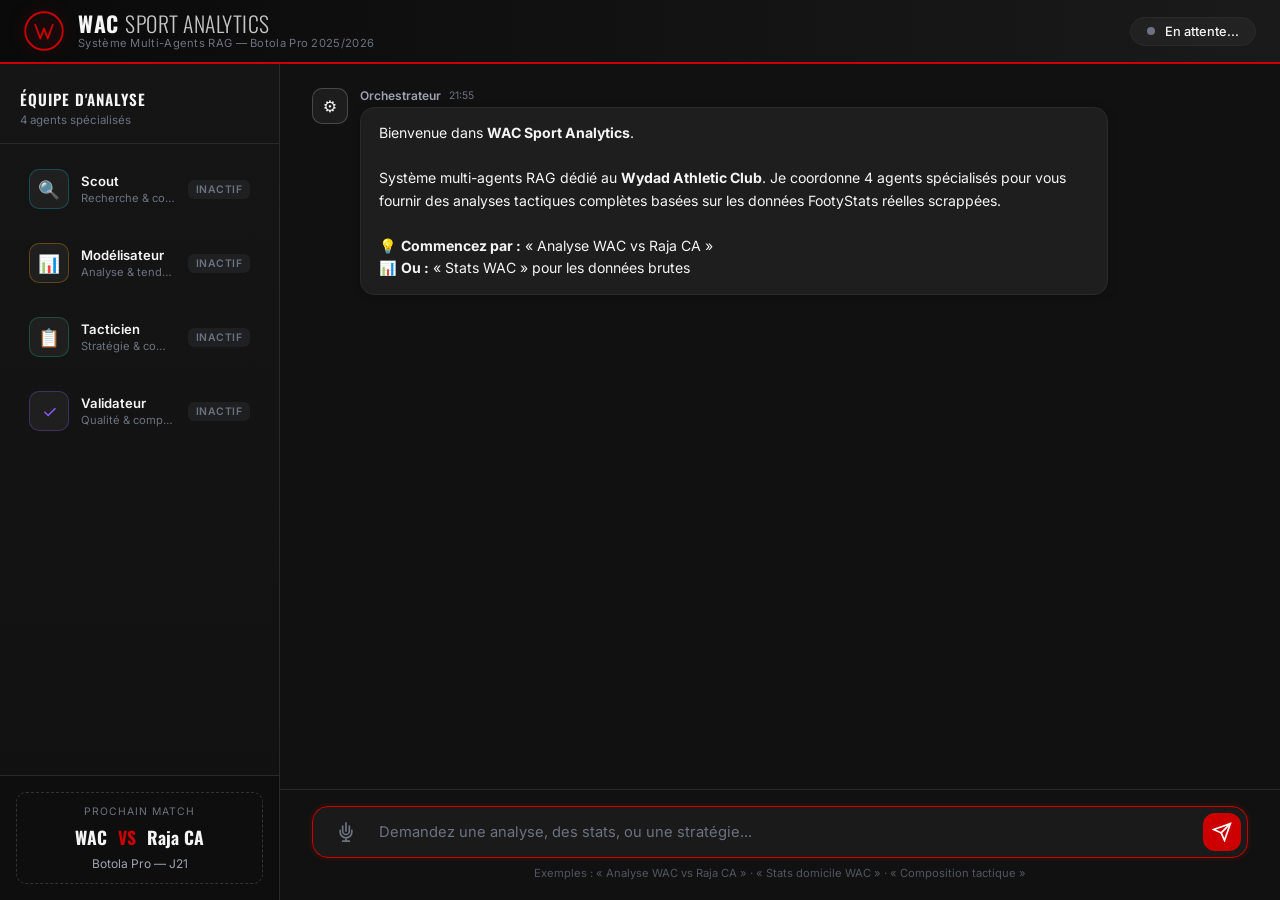
<file: frontend/index.html>
<!DOCTYPE html>
<html lang="fr">
<head>
  <meta charset="UTF-8">
  <meta name="viewport" content="width=device-width, initial-scale=1.0">
  <title>WAC Sport Analytics — Système Multi-Agents</title>
  <link rel="preconnect" href="https://fonts.googleapis.com">
  <link href="https://fonts.googleapis.com/css2?family=Inter:wght@300;400;500;600;700;800;900&family=Oswald:wght@500;600;700&display=swap" rel="stylesheet">
  <link rel="stylesheet" href="css/style.css">
</head>
<body>

  <div class="app">
    <!-- ============ NAVBAR ============ -->
    <nav class="navbar">
      <div class="navbar-brand">
        <div class="logo-wac">
          <svg viewBox="0 0 64 64" fill="none" xmlns="http://www.w3.org/2000/svg">
            <circle cx="32" cy="32" r="30" stroke="#CC0000" stroke-width="3"/>
            <path d="M18 22 L26 44 L32 28 L38 44 L46 22" stroke="#CC0000" stroke-width="3" stroke-linecap="round" stroke-linejoin="round" fill="none"/>
          </svg>
        </div>
        <div class="navbar-title">
          <h1>WAC <span>SPORT ANALYTICS</span></h1>
          <p>Système Multi-Agents RAG — Botola Pro 2025/2026</p>
        </div>
      </div>
      <div class="agent-active-indicator" id="activeAgentIndicator">
        <span class="dot"></span>
        <span class="label">En attente...</span>
      </div>
    </nav>

    <!-- ============ MAIN ============ -->
    <div class="main">
      <!-- ============ SIDEBAR ============ -->
      <aside class="sidebar">
        <div class="sidebar-header">
          <h2>Équipe d'Analyse</h2>
          <p>4 agents spécialisés</p>
        </div>
        <ul class="agents-list" id="agentsList">
          <!-- Rempli par JS -->
        </ul>
        <div class="sidebar-footer">
          <div class="match-info">
            <div class="match-label">Prochain Match</div>
            <div class="match-teams">WAC <span class="vs">VS</span> Raja CA</div>
            <div class="match-date">Botola Pro — J21</div>
          </div>
        </div>
      </aside>

      <!-- ============ CHAT AREA ============ -->
      <section class="chat-area">
        <!-- Bannière d'animation immersive -->
        <div class="animation-banner" id="animationBanner" hidden>
          <div class="animation-content">
            <div class="animation-label" id="animLabel">Scout en action</div>
            <div class="animation-stage" id="animStage">
              <!-- Animations CSS injectées ici -->
            </div>
            <div class="animation-progress">
              <div class="progress-track"><div class="progress-fill" id="animProgress"></div></div>
              <span class="progress-text" id="animText">Recherche des données...</span>
            </div>
          </div>
        </div>

        <!-- Messages -->
        <div class="chat-messages" id="chatMessages">
          <!-- Messages injectés par JS -->
        </div>

        <!-- Input -->
        <div class="chat-input-wrap">
          <div class="chat-input-area">
            <button class="btn-mic" title="Commande vocale" aria-label="Microphone">
              <svg width="20" height="20" viewBox="0 0 24 24" fill="none" stroke="currentColor" stroke-width="2" stroke-linecap="round"><path d="M12 1v10M8 5v6a4 4 0 008 0V5M5 10v2a7 7 0 0014 0v-2M12 19v4M8 23h8"/></svg>
            </button>
            <input
              type="text"
              id="chatInput"
              placeholder="Demandez une analyse, des stats, ou une stratégie..."
              autocomplete="off"
            />
            <button class="btn-send" id="btnSend" aria-label="Envoyer">
              <svg width="20" height="20" viewBox="0 0 24 24" fill="none" stroke="currentColor" stroke-width="2" stroke-linecap="round"><line x1="22" y1="2" x2="11" y2="13"/><polygon points="22 2 15 22 11 13 2 9 22 2"/></svg>
            </button>
          </div>
          <div class="input-hint">
            Exemples : « Analyse WAC vs Raja CA » · « Stats domicile WAC » · « Composition tactique »
          </div>
        </div>
      </section>
    </div>
  </div>

  <!-- ============ TEMPLATES ANIMATIONS ============ -->
  <template id="tmpl-scout">
    <div class="anim-scout">
      <div class="radar-wrap">
        <div class="radar-circle c1"></div>
        <div class="radar-circle c2"></div>
        <div class="radar-circle c3"></div>
        <div class="radar-sweep"></div>
        <div class="radar-dots">
          <span style="--x:20%;--y:30%;--d:0.2s"></span>
          <span style="--x:70%;--y:20%;--d:0.6s"></span>
          <span style="--x:50%;--y:60%;--d:1.0s"></span>
          <span style="--x:80%;--y:75%;--d:1.4s"></span>
          <span style="--x:30%;--y:80%;--d:1.8s"></span>
          <span style="--x:60%;--y:40%;--d:2.2s"></span>
        </div>
      </div>
      <div class="anim-title">Scan de la base FootyStats</div>
    </div>
  </template>

  <template id="tmpl-modelisateur">
    <div class="anim-modelisateur">
      <div class="data-viz">
        <div class="bar" style="--h:30%;--c:#06B6D4;--d:0s"><span>49%</span></div>
        <div class="bar" style="--h:55%;--c:#F59E0B;--d:0.15s"><span>61%</span></div>
        <div class="bar" style="--h:40%;--c:#10B981;--d:0.3s"><span>54%</span></div>
        <div class="bar" style="--h:75%;--c:#EC4899;--d:0.45s"><span>72%</span></div>
        <div class="bar" style="--h:60%;--c:#8B5CF6;--d:0.6s"><span>63%</span></div>
        <div class="bar" style="--h:45%;--c:#CC0000;--d:0.75s"><span>58%</span></div>
      </div>
      <div class="spark-line">
        <svg viewBox="0 0 200 60" preserveAspectRatio="none">
          <polyline points="0,50 30,35 60,42 90,20 120,28 150,15 180,22 200,10" fill="none" stroke="#CC0000" stroke-width="2" stroke-linecap="round" stroke-linejoin="round"/>
          <polyline points="0,55 30,45 60,48 90,38 120,42 150,35 180,38 200,32" fill="none" stroke="#CC000055" stroke-width="1.5" stroke-linecap="round" stroke-linejoin="round"/>
        </svg>
      </div>
      <div class="anim-title">Modélisation des tendances</div>
    </div>
  </template>

  <template id="tmpl-tacticien">
    <div class="anim-tacticien">
      <div class="pitch">
        <div class="pitch-lines">
          <div class="halfway"></div>
          <div class="center-circle"></div>
          <div class="penalty-left"></div>
          <div class="penalty-right"></div>
        </div>
        <div class="players">
          <span class="player gk" style="--x:5%;--y:50%">1</span>
          <span class="player" style="--x:22%;--y:15%">2</span>
          <span class="player" style="--x:22%;--y:38%">4</span>
          <span class="player" style="--x:22%;--y:62%">5</span>
          <span class="player" style="--x:22%;--y:85%">3</span>
          <span class="player" style="--x:40%;--y:25%">6</span>
          <span class="player" style="--x:40%;--y:50%">8</span>
          <span class="player" style="--x:40%;--y:75%">10</span>
          <span class="player" style="--x:58%;--y:20%">7</span>
          <span class="player" style="--x:58%;--y:50%">9</span>
          <span class="player" style="--x:58%;--y:80%">11</span>
        </div>
        <div class="arrows">
          <svg viewBox="0 0 300 180"><defs><marker id="arr" markerWidth="6" markerHeight="6" refX="5" refY="3" orient="auto"><path d="M0,0 L6,3 L0,6 Z" fill="#CC0000"/></marker></defs>
            <path d="M 75 140 Q 110 120 120 90" fill="none" stroke="#CC0000" stroke-width="2" stroke-dasharray="200" stroke-dashoffset="200" marker-end="url(#arr)" class="arrow-path"/>
            <path d="M 120 90 Q 150 60 180 40" fill="none" stroke="#CC0000" stroke-width="2" stroke-dasharray="200" stroke-dashoffset="200" marker-end="url(#arr)" class="arrow-path" style="animation-delay:0.6s"/>
            <path d="M 180 40 L 230 30" fill="none" stroke="#CC0000" stroke-width="2" stroke-dasharray="200" stroke-dashoffset="200" marker-end="url(#arr)" class="arrow-path" style="animation-delay:1.2s"/>
          </svg>
        </div>
      </div>
      <div class="anim-title">Élaboration de la stratégie 4-3-3</div>
    </div>
  </template>

  <template id="tmpl-validateur">
    <div class="anim-validateur">
      <div class="stamp-wrap">
        <div class="stamp-ring">
          <svg viewBox="0 0 120 120">
            <circle cx="60" cy="60" r="54" fill="none" stroke="#CC0000" stroke-width="3" stroke-dasharray="339" stroke-dashoffset="339" class="stamp-circle"/>
            <circle cx="60" cy="60" r="46" fill="none" stroke="#CC000044" stroke-width="1"/>
          </svg>
        </div>
        <div class="stamp-check">
          <svg viewBox="0 0 64 64">
            <path d="M14 32 L26 44 L50 18" fill="none" stroke="#10B981" stroke-width="5" stroke-linecap="round" stroke-linejoin="round" stroke-dasharray="60" stroke-dashoffset="60" class="check-path"/>
          </svg>
        </div>
        <div class="stamp-text">VALIDÉ</div>
      </div>
      <div class="paper-lines">
        <div class="pline" style="--w:80%;--d:0.8s"></div>
        <div class="pline" style="--w:60%;--d:1.0s"></div>
        <div class="pline" style="--w:90%;--d:1.2s"></div>
        <div class="pline" style="--w:50%;--d:1.4s"></div>
      </div>
      <div class="anim-title">Validation et compilation du rapport</div>
    </div>
  </template>

  <template id="tmpl-orchestrateur">
    <div class="anim-orchestrateur">
      <div class="gear-system">
        <div class="gear g1"></div>
        <div class="gear g2"></div>
        <div class="gear g3"></div>
      </div>
      <div class="anim-title">Coordination des agents</div>
    </div>
  </template>

  <script src="js/app.js"></script>
</body>
</html>
</file>
<file: frontend/css/style.css>
:root {
  --wac-red: #CC0000;
  --wac-red-dark: #990000;
  --wac-red-light: #FF3333;
  --bg: #111111;
  --bg-elev: #1A1A1A;
  --bg-card: #1E1E1E;
  --border: #2A2A2A;
  --border-light: #333333;
  --text: #F5F5F5;
  --text-secondary: #9CA3AF;
  --text-muted: #6B7280;
  --accent-scout: #06B6D4;
  --accent-model: #F59E0B;
  --accent-tact: #10B981;
  --accent-valid: #8B5CF6;
  --accent-user: #CC0000;
  --accent-orch: #FFFFFF;
}

* { margin: 0; padding: 0; box-sizing: border-box; }

html, body {
  height: 100%;
  background: var(--bg);
  color: var(--text);
  font-family: 'Inter', system-ui, -apple-system, sans-serif;
  overflow: hidden;
}

.app {
  display: flex;
  flex-direction: column;
  height: 100vh;
  width: 100vw;
}

/* ============ NAVBAR ============ */
.navbar {
  height: 64px;
  background: linear-gradient(90deg, #0a0a0a 0%, #1a1a1a 100%);
  border-bottom: 2px solid var(--wac-red);
  display: flex;
  align-items: center;
  justify-content: space-between;
  padding: 0 24px;
  flex-shrink: 0;
  position: relative;
  z-index: 50;
}

.navbar-brand {
  display: flex;
  align-items: center;
  gap: 14px;
}

.logo-wac {
  width: 40px;
  height: 40px;
  filter: drop-shadow(0 0 8px rgba(204,0,0,0.4));
}

.logo-wac svg { width: 100%; height: 100%; }

.navbar-title h1 {
  font-family: 'Oswald', sans-serif;
  font-size: 1.35rem;
  font-weight: 700;
  letter-spacing: 0.5px;
  line-height: 1.1;
}

.navbar-title h1 span {
  font-weight: 300;
  opacity: 0.8;
}

.navbar-title p {
  font-size: 0.7rem;
  color: var(--text-muted);
  margin-top: 1px;
  letter-spacing: 0.3px;
}

.agent-active-indicator {
  display: flex;
  align-items: center;
  gap: 10px;
  background: rgba(255,255,255,0.04);
  border: 1px solid var(--border);
  border-radius: 999px;
  padding: 6px 16px;
  font-size: 0.8rem;
  font-weight: 500;
  transition: all 0.3s ease;
}

.agent-active-indicator.active {
  border-color: var(--wac-red);
  background: rgba(204,0,0,0.08);
}

.agent-active-indicator .dot {
  width: 8px;
  height: 8px;
  border-radius: 50%;
  background: var(--text-muted);
  transition: background 0.3s ease;
}

.agent-active-indicator.active .dot {
  background: var(--wac-red);
  box-shadow: 0 0 8px var(--wac-red);
  animation: pulse-dot 1.5s infinite;
}

@keyframes pulse-dot {
  0%, 100% { opacity: 1; transform: scale(1); }
  50% { opacity: 0.6; transform: scale(1.3); }
}

/* ============ MAIN LAYOUT ============ */
.main {
  display: flex;
  flex: 1;
  overflow: hidden;
}

/* ============ SIDEBAR ============ */
.sidebar {
  width: 280px;
  background: linear-gradient(180deg, #151515 0%, #111111 100%);
  border-right: 1px solid var(--border);
  display: flex;
  flex-direction: column;
  flex-shrink: 0;
}

.sidebar-header {
  padding: 24px 20px 16px;
  border-bottom: 1px solid var(--border);
}

.sidebar-header h2 {
  font-family: 'Oswald', sans-serif;
  font-size: 0.95rem;
  font-weight: 600;
  text-transform: uppercase;
  letter-spacing: 1px;
  color: var(--text);
}

.sidebar-header p {
  font-size: 0.72rem;
  color: var(--text-muted);
  margin-top: 3px;
}

.agents-list {
  list-style: none;
  padding: 12px 14px;
  flex: 1;
  overflow-y: auto;
}

.agent-item {
  display: flex;
  align-items: center;
  gap: 12px;
  padding: 12px 14px;
  border-radius: 12px;
  margin-bottom: 8px;
  cursor: default;
  transition: all 0.25s ease;
  border: 1px solid transparent;
  position: relative;
  overflow: hidden;
}

.agent-item::before {
  content: '';
  position: absolute;
  left: 0;
  top: 0;
  bottom: 0;
  width: 3px;
  border-radius: 0 2px 2px 0;
  opacity: 0;
  transition: opacity 0.3s ease;
}

.agent-item:hover { background: rgba(255,255,255,0.03); }

.agent-item.active {
  background: rgba(255,255,255,0.05);
  border-color: var(--border-light);
}

.agent-item.active::before { opacity: 1; }

.agent-item.agent-scout::before { background: var(--accent-scout); }
.agent-item.agent-modelisateur::before { background: var(--accent-model); }
.agent-item.agent-tacticien::before { background: var(--accent-tact); }
.agent-item.agent-validateur::before { background: var(--accent-valid); }

.agent-icon {
  width: 40px;
  height: 40px;
  border-radius: 10px;
  display: flex;
  align-items: center;
  justify-content: center;
  font-size: 1.1rem;
  flex-shrink: 0;
  background: rgba(255,255,255,0.05);
  border: 1px solid var(--border);
}

.agent-scout .agent-icon { border-color: rgba(6,182,212,0.3); color: var(--accent-scout); }
.agent-modelisateur .agent-icon { border-color: rgba(245,158,11,0.3); color: var(--accent-model); }
.agent-tacticien .agent-icon { border-color: rgba(16,185,129,0.3); color: var(--accent-tact); }
.agent-validateur .agent-icon { border-color: rgba(139,92,246,0.3); color: var(--accent-valid); }

.agent-info { flex: 1; min-width: 0; }
.agent-name {
  font-size: 0.82rem;
  font-weight: 600;
  color: var(--text);
  display: flex;
  align-items: center;
  gap: 6px;
}
.agent-role {
  font-size: 0.7rem;
  color: var(--text-muted);
  margin-top: 2px;
  white-space: nowrap;
  overflow: hidden;
  text-overflow: ellipsis;
}

.agent-status {
  font-size: 0.65rem;
  font-weight: 600;
  text-transform: uppercase;
  letter-spacing: 0.5px;
  padding: 3px 8px;
  border-radius: 6px;
  white-space: nowrap;
}

.status-idle { background: rgba(107,114,128,0.12); color: var(--text-muted); }
.status-working { background: rgba(204,0,0,0.15); color: var(--wac-red-light); }
.status-done { background: rgba(16,185,129,0.12); color: #34D399; }

.agent-progress {
  position: absolute;
  bottom: 0;
  left: 0;
  right: 0;
  height: 2px;
  background: transparent;
}

.agent-progress .fill {
  height: 100%;
  width: 0%;
  transition: width 0.4s ease;
}

.agent-scout .fill { background: var(--accent-scout); }
.agent-modelisateur .fill { background: var(--accent-model); }
.agent-tacticien .fill { background: var(--accent-tact); }
.agent-validateur .fill { background: var(--accent-valid); }

.sidebar-footer {
  padding: 16px;
  border-top: 1px solid var(--border);
  background: rgba(0,0,0,0.2);
}

.match-info {
  text-align: center;
  padding: 12px;
  border: 1px dashed var(--border-light);
  border-radius: 10px;
}

.match-label {
  font-size: 0.65rem;
  text-transform: uppercase;
  letter-spacing: 1px;
  color: var(--text-muted);
}

.match-teams {
  font-family: 'Oswald', sans-serif;
  font-size: 1.1rem;
  font-weight: 700;
  margin: 6px 0;
  color: var(--text);
}

.match-teams .vs { color: var(--wac-red); margin: 0 6px; }

.match-date { font-size: 0.75rem; color: var(--text-secondary); }

/* ============ CHAT AREA ============ */
.chat-area {
  flex: 1;
  display: flex;
  flex-direction: column;
  background: var(--bg);
  position: relative;
}

/* Animation Banner */
.animation-banner {
  background: linear-gradient(180deg, rgba(26,26,26,0.98) 0%, rgba(17,17,17,0.95) 100%);
  border-bottom: 1px solid var(--border);
  padding: 20px 28px;
  animation: slideDown 0.5s cubic-bezier(0.16, 1, 0.3, 1);
  backdrop-filter: blur(10px);
}

.animation-banner[hidden] { display: none; }

@keyframes slideDown {
  from { opacity: 0; transform: translateY(-20px); }
  to { opacity: 1; transform: translateY(0); }
}

.animation-content {
  display: flex;
  align-items: center;
  gap: 28px;
}

.animation-label {
  font-family: 'Oswald', sans-serif;
  font-size: 0.85rem;
  font-weight: 600;
  text-transform: uppercase;
  letter-spacing: 1.5px;
  color: var(--wac-red);
  flex-shrink: 0;
  min-width: 140px;
}

.animation-stage {
  flex: 1;
  min-height: 100px;
  display: flex;
  flex-direction: column;
  align-items: center;
  justify-content: center;
  position: relative;
}

.animation-progress {
  flex-shrink: 0;
  width: 200px;
}

.progress-track {
  height: 4px;
  background: var(--border);
  border-radius: 2px;
  overflow: hidden;
  margin-bottom: 8px;
}

.progress-fill {
  height: 100%;
  width: 0%;
  background: var(--wac-red);
  border-radius: 2px;
  transition: width 0.3s ease;
  box-shadow: 0 0 8px rgba(204,0,0,0.4);
}

.progress-text {
  font-size: 0.72rem;
  color: var(--text-muted);
  display: block;
  text-align: right;
}

.anim-title {
  font-size: 0.7rem;
  color: var(--text-muted);
  margin-top: 10px;
  text-align: center;
  letter-spacing: 0.5px;
}

/* ============ ANIMATION : SCOUT (RADAR) ============ */
.radar-wrap {
  width: 120px;
  height: 120px;
  position: relative;
}

.radar-circle {
  position: absolute;
  top: 50%;
  left: 50%;
  transform: translate(-50%, -50%);
  border: 1px solid rgba(6,182,212,0.15);
  border-radius: 50%;
}

.radar-circle.c1 { width: 100%; height: 100%; animation: radar-pulse 3s infinite; }
.radar-circle.c2 { width: 66%; height: 66%; animation: radar-pulse 3s infinite 0.5s; }
.radar-circle.c3 { width: 33%; height: 33%; animation: radar-pulse 3s infinite 1s; }

@keyframes radar-pulse {
  0% { transform: translate(-50%,-50%) scale(0.8); opacity: 0; }
  50% { opacity: 1; }
  100% { transform: translate(-50%,-50%) scale(1.2); opacity: 0; }
}

.radar-sweep {
  position: absolute;
  top: 50%;
  left: 50%;
  width: 50%;
  height: 50%;
  background: conic-gradient(from 0deg, transparent 0deg, rgba(6,182,212,0.25) 60deg, transparent 61deg);
  transform-origin: top left;
  animation: radar-sweep 2s linear infinite;
  border-radius: 0 0 100% 0;
}

@keyframes radar-sweep {
  from { transform: rotate(0deg); }
  to { transform: rotate(360deg); }
}

.radar-dots span {
  position: absolute;
  left: var(--x);
  top: var(--y);
  width: 6px;
  height: 6px;
  background: var(--accent-scout);
  border-radius: 50%;
  box-shadow: 0 0 8px var(--accent-scout);
  animation: dot-blink 2s infinite;
  animation-delay: var(--d);
  opacity: 0;
}

@keyframes dot-blink {
  0%, 100% { opacity: 0; transform: scale(0); }
  50% { opacity: 1; transform: scale(1); }
}

/* ============ ANIMATION : MODELISATEUR (DATA VIZ) ============ */
.data-viz {
  display: flex;
  align-items: flex-end;
  gap: 8px;
  height: 70px;
  padding: 0 20px;
}

.data-viz .bar {
  width: 22px;
  height: var(--h);
  background: linear-gradient(180deg, var(--c) 0%, transparent 120%);
  border-radius: 3px 3px 0 0;
  opacity: 0.8;
  position: relative;
  animation: bar-grow 1.2s ease-out forwards;
  animation-delay: var(--d);
  transform-origin: bottom;
  transform: scaleY(0);
}

@keyframes bar-grow {
  to { transform: scaleY(1); }
}

.data-viz .bar span {
  position: absolute;
  bottom: calc(100% + 4px);
  left: 50%;
  transform: translateX(-50%);
  font-size: 0.6rem;
  font-weight: 700;
  color: var(--c);
  opacity: 0;
  animation: fade-in 0.5s ease forwards;
  animation-delay: calc(var(--d) + 0.8s);
}

@keyframes fade-in { to { opacity: 1; } }

.spark-line {
  width: 160px;
  height: 40px;
  margin-top: 8px;
}

.spark-line svg { width: 100%; height: 100%; }
.spark-line polyline {
  animation: draw-line 1.5s ease forwards;
  stroke-dasharray: 300;
  stroke-dashoffset: 300;
}

@keyframes draw-line {
  to { stroke-dashoffset: 0; }
}

/* ============ ANIMATION : TACTICIEN (PITCH) ============ */
.pitch {
  width: 260px;
  height: 150px;
  background: linear-gradient(180deg, #1a3a1a 0%, #143314 100%);
  border: 2px solid rgba(255,255,255,0.15);
  border-radius: 6px;
  position: relative;
  overflow: hidden;
  animation: pitch-reveal 0.6s ease forwards;
  opacity: 0;
}

@keyframes pitch-reveal {
  to { opacity: 1; }
}

.pitch-lines .halfway {
  position: absolute;
  left: 50%;
  top: 0;
  bottom: 0;
  width: 1px;
  background: rgba(255,255,255,0.2);
}

.pitch-lines .center-circle {
  position: absolute;
  left: 50%;
  top: 50%;
  width: 40px;
  height: 40px;
  border: 1px solid rgba(255,255,255,0.2);
  border-radius: 50%;
  transform: translate(-50%, -50%);
}

.pitch-lines .penalty-left,
.pitch-lines .penalty-right {
  position: absolute;
  top: 50%;
  width: 24px;
  height: 60px;
  border: 1px solid rgba(255,255,255,0.15);
  transform: translateY(-50%);
}
.pitch-lines .penalty-left { left: 0; border-left: none; }
.pitch-lines .penalty-right { right: 0; border-right: none; }

.players .player {
  position: absolute;
  left: var(--x);
  top: var(--y);
  transform: translate(-50%, -50%) scale(0);
  width: 18px;
  height: 18px;
  background: var(--wac-red);
  border-radius: 50%;
  display: flex;
  align-items: center;
  justify-content: center;
  font-size: 0.55rem;
  font-weight: 700;
  color: #fff;
  box-shadow: 0 0 6px rgba(204,0,0,0.5);
  animation: player-pop 0.4s cubic-bezier(0.34, 1.56, 0.64, 1) forwards;
  animation-delay: calc(var(--i, 0) * 0.12s + 0.3s);
}

.players .player.gk { background: #F59E0B; box-shadow: 0 0 6px rgba(245,158,11,0.5); }

@keyframes player-pop {
  to { transform: translate(-50%, -50%) scale(1); }
}

.arrows {
  position: absolute;
  top: 0; left: 0; right: 0; bottom: 0;
  pointer-events: none;
}

.arrows svg { width: 100%; height: 100%; }

.arrow-path {
  animation: arrow-draw 1s ease forwards;
}

@keyframes arrow-draw {
  to { stroke-dashoffset: 0; }
}

/* ============ ANIMATION : VALIDATEUR (STAMP) ============ */
.stamp-wrap {
  width: 100px;
  height: 100px;
  position: relative;
  display: flex;
  align-items: center;
  justify-content: center;
}

.stamp-ring {
  width: 100%;
  height: 100%;
  position: absolute;
}

.stamp-circle {
  animation: stamp-draw 1s ease forwards;
}

@keyframes stamp-draw {
  to { stroke-dashoffset: 0; }
}

.stamp-check {
  width: 40px;
  height: 40px;
  position: relative;
  z-index: 2;
}

.stamp-check svg { width: 100%; height: 100%; }

.check-path {
  animation: check-draw 0.6s ease forwards;
  animation-delay: 0.8s;
}

@keyframes check-draw {
  to { stroke-dashoffset: 0; }
}

.stamp-text {
  position: absolute;
  font-family: 'Oswald', sans-serif;
  font-size: 0.75rem;
  font-weight: 700;
  letter-spacing: 2px;
  color: var(--wac-red);
  bottom: 4px;
  opacity: 0;
  animation: stamp-text-in 0.4s ease forwards;
  animation-delay: 1.2s;
}

@keyframes stamp-text-in {
  to { opacity: 1; }
}

.paper-lines {
  display: flex;
  flex-direction: column;
  gap: 5px;
  width: 120px;
  margin-top: 10px;
}

.paper-lines .pline {
  height: 3px;
  background: var(--border-light);
  border-radius: 2px;
  width: 0;
  animation: line-fill 0.5s ease forwards;
  animation-delay: var(--d);
}

@keyframes line-fill {
  to { width: var(--w); }
}

/* ============ ANIMATION : ORCHESTRATEUR (GEARS) ============ */
.gear-system {
  display: flex;
  align-items: center;
  justify-content: center;
  gap: 4px;
  height: 80px;
}

.gear {
  width: 32px;
  height: 32px;
  background: var(--wac-red);
  border-radius: 50%;
  position: relative;
  animation: gear-spin 3s linear infinite;
}

.gear::before {
  content: '';
  position: absolute;
  inset: -6px;
  border-radius: 50%;
  border: 3px dashed var(--wac-red);
  opacity: 0.4;
}

.gear.g1 { width: 40px; height: 40px; animation-duration: 4s; }
.gear.g2 { animation-direction: reverse; animation-duration: 3s; }
.gear.g3 { width: 24px; height: 24px; animation-duration: 2s; }

@keyframes gear-spin {
  to { transform: rotate(360deg); }
}

/* ============ CHAT MESSAGES ============ */
.chat-messages {
  flex: 1;
  overflow-y: auto;
  padding: 24px 32px;
  display: flex;
  flex-direction: column;
  gap: 18px;
  scroll-behavior: smooth;
}

.message {
  display: flex;
  gap: 12px;
  max-width: 85%;
  animation: msg-in 0.35s cubic-bezier(0.16, 1, 0.3, 1);
}

@keyframes msg-in {
  from { opacity: 0; transform: translateY(10px) scale(0.97); }
  to { opacity: 1; transform: translateY(0) scale(1); }
}

.message.user { align-self: flex-end; flex-direction: row-reverse; }
.message.agent { align-self: flex-start; }

.message-avatar {
  width: 36px;
  height: 36px;
  border-radius: 10px;
  display: flex;
  align-items: center;
  justify-content: center;
  font-size: 1rem;
  flex-shrink: 0;
  background: rgba(255,255,255,0.05);
  border: 1px solid var(--border);
}

.message.user .message-avatar {
  background: var(--wac-red);
  border-color: var(--wac-red-dark);
  color: #fff;
}

.message.agent-scout .message-avatar { border-color: rgba(6,182,212,0.3); color: var(--accent-scout); }
.message.agent-modelisateur .message-avatar { border-color: rgba(245,158,11,0.3); color: var(--accent-model); }
.message.agent-tacticien .message-avatar { border-color: rgba(16,185,129,0.3); color: var(--accent-tact); }
.message.agent-validateur .message-avatar { border-color: rgba(139,92,246,0.3); color: var(--accent-valid); }
.message.agent-orchestrateur .message-avatar { border-color: rgba(255,255,255,0.2); color: var(--text); }

.message-content {
  display: flex;
  flex-direction: column;
  gap: 4px;
}

.message-header {
  display: flex;
  align-items: center;
  gap: 8px;
}

.message-name {
  font-size: 0.75rem;
  font-weight: 600;
  color: var(--text-secondary);
}

.message-time {
  font-size: 0.65rem;
  color: var(--text-muted);
}

.message-bubble {
  padding: 14px 18px;
  border-radius: 14px;
  font-size: 0.88rem;
  line-height: 1.6;
  color: var(--text);
  border: 1px solid var(--border);
  background: var(--bg-card);
  box-shadow: 0 2px 8px rgba(0,0,0,0.2);
}

.message.user .message-bubble {
  background: linear-gradient(135deg, var(--wac-red) 0%, var(--wac-red-dark) 100%);
  border-color: transparent;
  color: #fff;
}

.message.agent-scout .message-bubble { border-left: 3px solid var(--accent-scout); }
.message.agent-modelisateur .message-bubble { border-left: 3px solid var(--accent-model); }
.message.agent-tacticien .message-bubble { border-left: 3px solid var(--accent-tact); }
.message.agent-validateur .message-bubble { border-left: 3px solid var(--accent-valid); }

.message-bubble strong { color: var(--text); }
.message-bubble em { color: var(--text-secondary); font-style: normal; }
.message-bubble code {
  background: rgba(255,255,255,0.06);
  padding: 2px 6px;
  border-radius: 4px;
  font-size: 0.8rem;
  font-family: 'JetBrains Mono', monospace;
}

.message-bubble ul, .message-bubble ol {
  margin: 8px 0 8px 18px;
  padding: 0;
}

.message-bubble li { margin-bottom: 4px; }

.message-bubble h1, .message-bubble h2, .message-bubble h3 {
  font-family: 'Oswald', sans-serif;
  margin: 12px 0 6px;
  font-weight: 600;
  color: var(--text);
}

.message-bubble h2 {
  font-size: 1.05rem;
  border-bottom: 1px solid var(--border);
  padding-bottom: 4px;
  color: var(--wac-red);
}

.message-bubble h3 { font-size: 0.95rem; color: var(--text-secondary); }

.message-bubble hr {
  border: none;
  border-top: 1px solid var(--border);
  margin: 12px 0;
}

.message-bubble blockquote {
  border-left: 3px solid var(--wac-red);
  margin: 10px 0;
  padding-left: 12px;
  color: var(--text-secondary);
  font-style: italic;
}

/* Typing indicator */
.typing-indicator {
  display: flex;
  align-items: center;
  gap: 4px;
  padding: 16px 18px;
}

.typing-indicator span {
  width: 7px;
  height: 7px;
  background: var(--text-muted);
  border-radius: 50%;
  animation: typing-bounce 1.4s infinite ease-in-out both;
}

.typing-indicator span:nth-child(1) { animation-delay: -0.32s; }
.typing-indicator span:nth-child(2) { animation-delay: -0.16s; }

@keyframes typing-bounce {
  0%, 80%, 100% { transform: scale(0); }
  40% { transform: scale(1); }
}

/* ============ CHAT INPUT ============ */
.chat-input-wrap {
  padding: 16px 32px 20px;
  background: linear-gradient(0deg, var(--bg) 0%, transparent 100%);
  border-top: 1px solid var(--border);
  flex-shrink: 0;
}

.chat-input-area {
  display: flex;
  align-items: center;
  gap: 10px;
  background: var(--bg-elev);
  border: 1px solid var(--border);
  border-radius: 16px;
  padding: 6px 6px 6px 14px;
  transition: border-color 0.2s ease, box-shadow 0.2s ease;
}

.chat-input-area:focus-within {
  border-color: var(--wac-red);
  box-shadow: 0 0 0 3px rgba(204,0,0,0.1);
}

.btn-mic, .btn-send {
  width: 38px;
  height: 38px;
  border-radius: 12px;
  border: none;
  background: transparent;
  color: var(--text-muted);
  cursor: pointer;
  display: flex;
  align-items: center;
  justify-content: center;
  transition: all 0.2s ease;
  flex-shrink: 0;
}

.btn-mic:hover { color: var(--text); background: rgba(255,255,255,0.05); }

.btn-send {
  background: var(--wac-red);
  color: #fff;
}

.btn-send:hover {
  background: var(--wac-red-light);
  transform: scale(1.05);
}

.btn-send:active { transform: scale(0.95); }

.chat-input-area input {
  flex: 1;
  background: transparent;
  border: none;
  outline: none;
  color: var(--text);
  font-size: 0.92rem;
  font-family: inherit;
  padding: 6px 4px;
}

.chat-input-area input::placeholder { color: var(--text-muted); }

.input-hint {
  font-size: 0.7rem;
  color: var(--text-muted);
  margin-top: 8px;
  text-align: center;
  opacity: 0.7;
}

/* ============ SCROLLBAR ============ */
::-webkit-scrollbar { width: 6px; }
::-webkit-scrollbar-track { background: transparent; }
::-webkit-scrollbar-thumb { background: var(--border-light); border-radius: 3px; }
::-webkit-scrollbar-thumb:hover { background: #444; }

/* ============ RESPONSIVE ============ */
@media (max-width: 900px) {
  .sidebar { width: 240px; }
  .chat-messages { padding: 16px 20px; }
  .chat-input-wrap { padding: 12px 20px 16px; }
}

@media (max-width: 700px) {
  .sidebar { display: none; }
  .navbar-title h1 { font-size: 1.1rem; }
  .agent-active-indicator .label { display: none; }
  .message { max-width: 95%; }
  .animation-content { flex-direction: column; gap: 12px; align-items: stretch; }
  .animation-stage { min-height: 80px; }
}

/* ============ REPORT CARD (spécial validateur) ============ */
.report-card {
  background: linear-gradient(135deg, rgba(204,0,0,0.08) 0%, rgba(17,17,17,0.5) 100%);
  border: 1px solid rgba(204,0,0,0.2);
  border-radius: 12px;
  padding: 16px;
  margin-top: 8px;
}

.report-card h4 {
  font-family: 'Oswald', sans-serif;
  font-size: 0.9rem;
  color: var(--wac-red);
  margin-bottom: 8px;
  text-transform: uppercase;
  letter-spacing: 1px;
}

.report-verdict {
  display: inline-flex;
  align-items: center;
  gap: 6px;
  padding: 4px 12px;
  border-radius: 6px;
  font-size: 0.75rem;
  font-weight: 700;
  text-transform: uppercase;
  letter-spacing: 0.5px;
  margin-top: 8px;
}

.verdict-valid {
  background: rgba(16,185,129,0.15);
  color: #34D399;
}

.verdict-review {
  background: rgba(245,158,11,0.15);
  color: #FBBF24;
}

/* Badge agent inline */
.agent-badge {
  display: inline-flex;
  align-items: center;
  gap: 4px;
  font-size: 0.68rem;
  font-weight: 600;
  text-transform: uppercase;
  letter-spacing: 0.5px;
  padding: 2px 8px;
  border-radius: 4px;
  margin-bottom: 6px;
}

.badge-scout { background: rgba(6,182,212,0.12); color: var(--accent-scout); }
.badge-model { background: rgba(245,158,11,0.12); color: var(--accent-model); }
.badge-tact { background: rgba(16,185,129,0.12); color: var(--accent-tact); }
.badge-valid { background: rgba(139,92,246,0.12); color: var(--accent-valid); }
</file>
